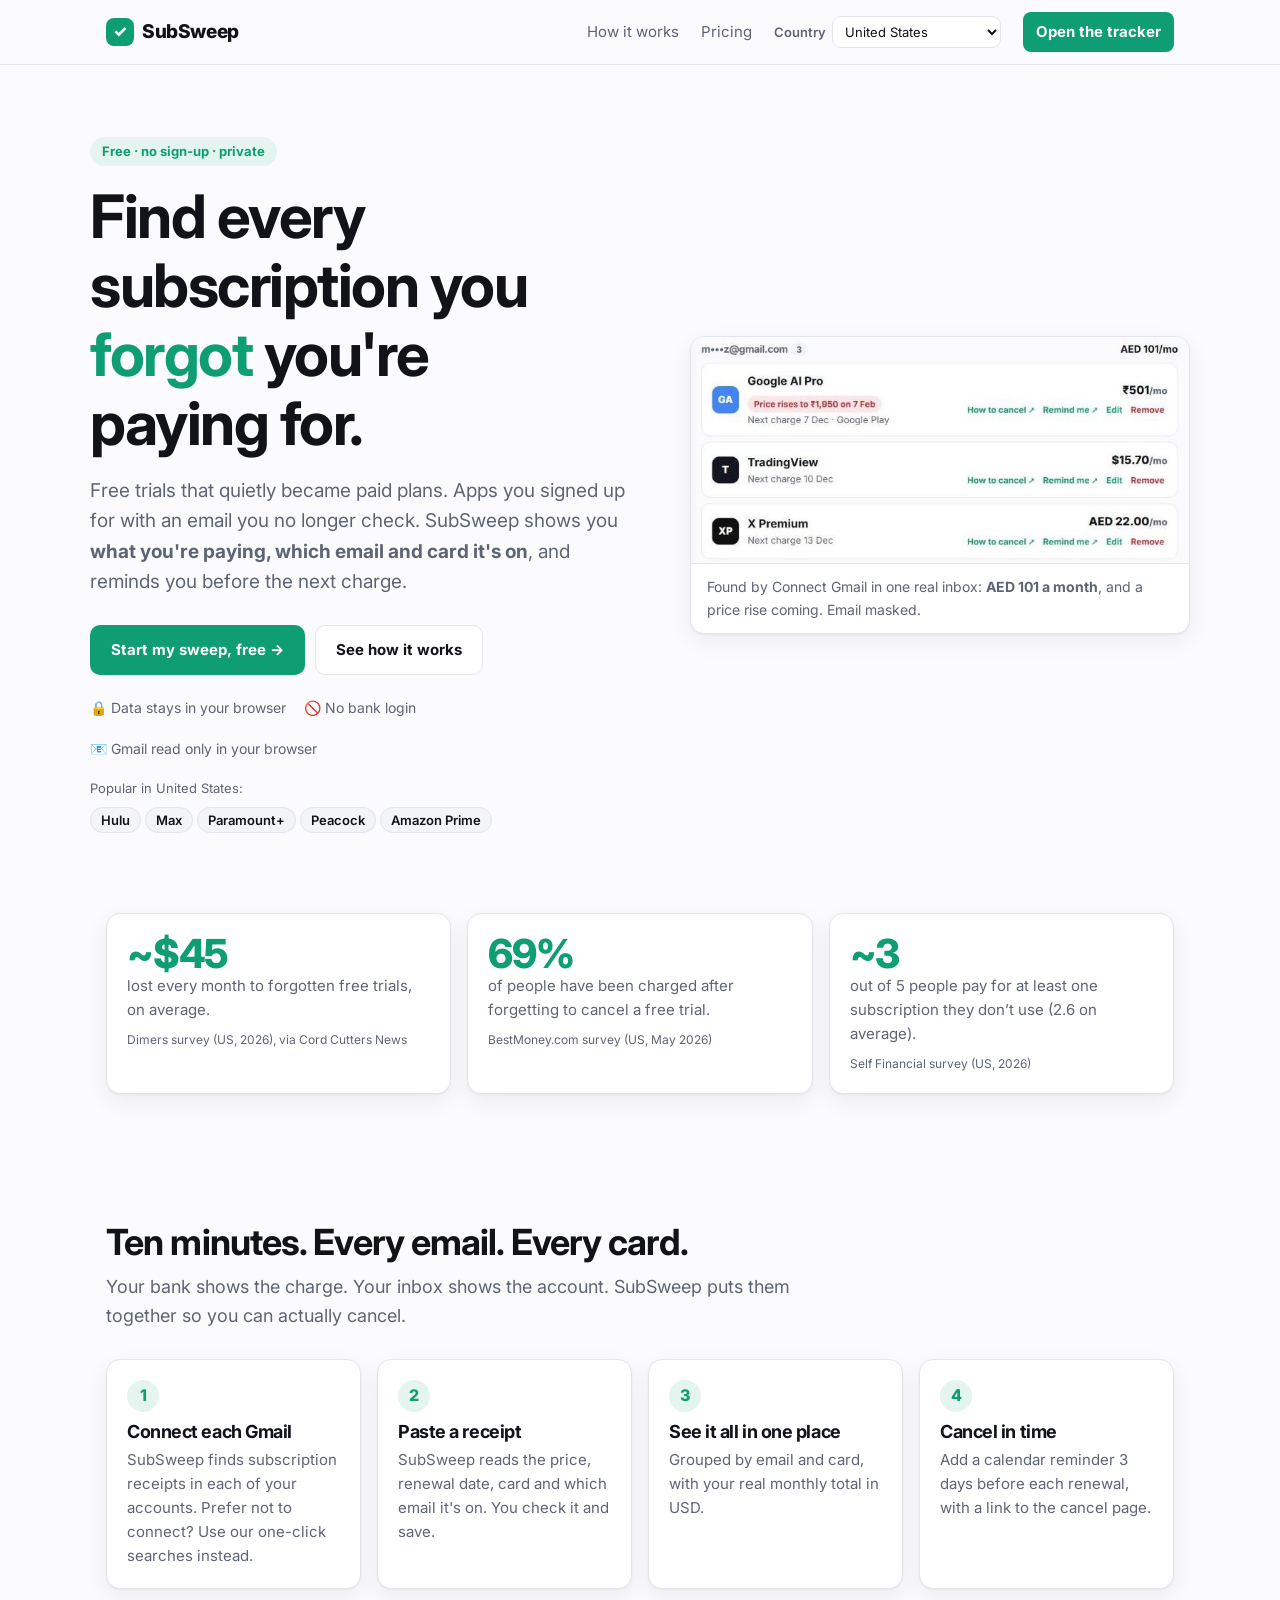
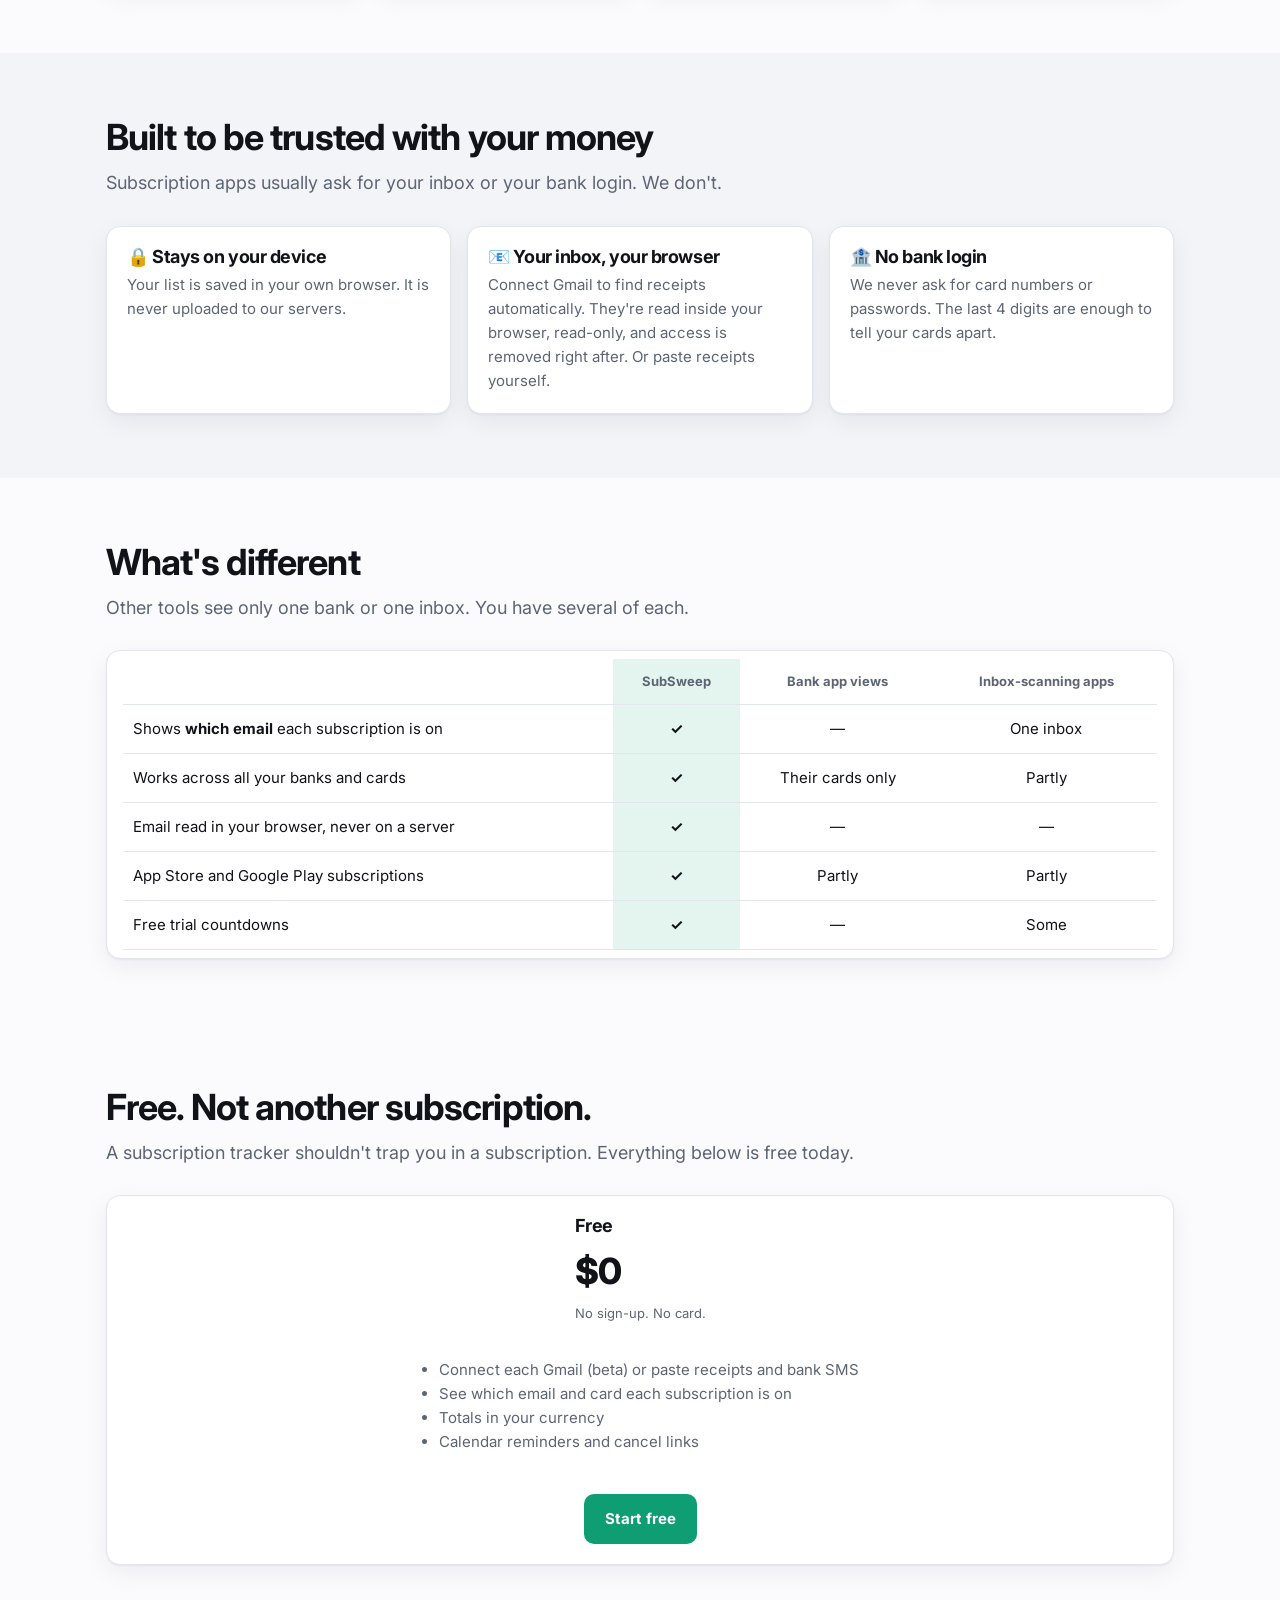
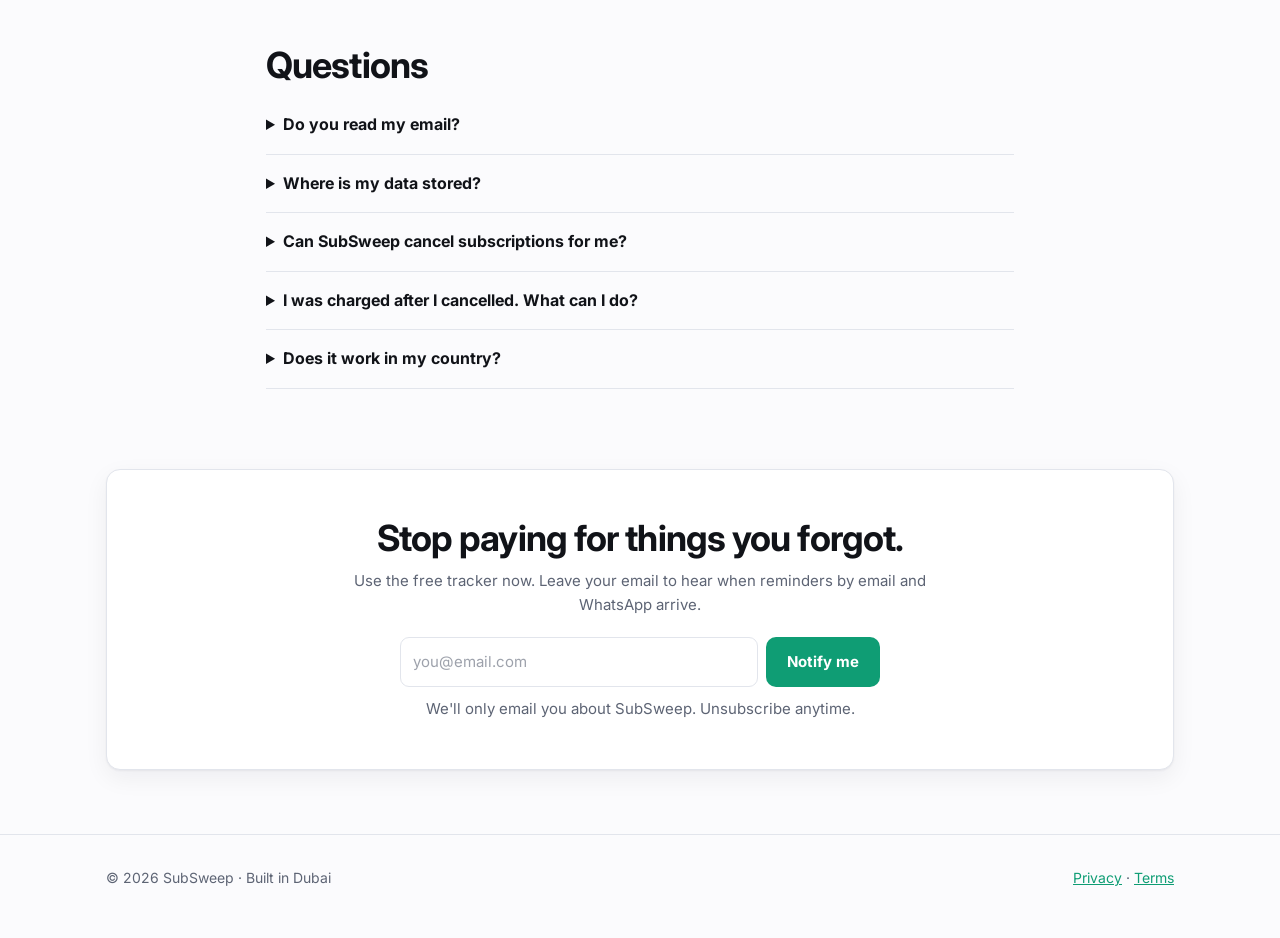
<file: index.html>
<!doctype html>
<html lang="en">
<head>
<meta charset="utf-8">
<meta name="viewport" content="width=device-width, initial-scale=1, viewport-fit=cover">
<title>SubSweep — Find every forgotten subscription</title>
<meta name="description" content="SubSweep finds the free trials and subscriptions you forgot, shows which email and card each one is on, and reminds you before you're charged. Free and private: your data stays in your browser.">
<link rel="canonical" href="https://subsweep.sharpmoneyboard.com/">
<meta property="og:type" content="website">
<meta property="og:site_name" content="SubSweep">
<meta property="og:title" content="SubSweep — Find every forgotten subscription">
<meta property="og:description" content="See every subscription, which email and card it's on, and get reminded before the next charge. Free, private, no sign-up.">
<meta property="og:url" content="https://subsweep.sharpmoneyboard.com/">
<meta property="og:image" content="https://subsweep.sharpmoneyboard.com/og.png">
<meta name="twitter:card" content="summary_large_image">
<meta name="theme-color" content="#0f9d74">
<link rel="icon" href="favicon.svg" type="image/svg+xml">
<link rel="preconnect" href="https://fonts.googleapis.com">
<link rel="preconnect" href="https://fonts.gstatic.com" crossorigin>
<link rel="stylesheet" href="https://fonts.googleapis.com/css2?family=Inter:wght@400;500;600;700;800&display=swap">
<link rel="stylesheet" href="styles.css">
<style>
  .hero { padding: 72px 0 56px; display: grid; grid-template-columns: 1.05fr .95fr; gap: 48px; align-items: center; }
  .hero h1 { font-size: clamp(36px, 5.6vw, 60px); margin: 16px 0 18px; text-wrap: balance; }
  .hero h1 em { font-style: normal; color: var(--accent); }
  .hero .sub { font-size: 19px; color: var(--muted); margin: 0 0 28px; max-width: 32em; }
  .hero-ctas { display: flex; gap: 10px; flex-wrap: wrap; }
  .trust { display: flex; gap: 18px; flex-wrap: wrap; margin-top: 22px; font-size: 14px; color: var(--muted); }

  .mock { padding: 0; overflow: hidden; }
  .mock-top { display: flex; justify-content: space-between; align-items: center; gap: 8px; padding: 16px 18px; border-bottom: 1px solid var(--border); }
  .mock-total { white-space: nowrap; font-size: clamp(22px, 5vw, 28px); font-weight: 800; letter-spacing: -.02em; font-variant-numeric: tabular-nums; }
  .mock-group { padding: 12px 18px; border-bottom: 1px solid var(--border); }
  .mock-group:last-child { border-bottom: 0; }
  .mock-email { font-size: 12px; font-weight: 700; color: var(--muted); text-transform: uppercase; letter-spacing: .04em; margin-bottom: 6px; }
  .mock-row { display: flex; align-items: center; gap: 10px; padding: 7px 0; font-size: 15px; }
  .mock-row .ico { width: 30px; height: 30px; border-radius: 8px; display: grid; place-items: center; font-weight: 800; font-size: 13px; color: #fff; flex: none; }
  .mock-row .name { flex: 1; font-weight: 600; min-width: 0; }
  .mock-row .name small { display: block; font-weight: 400; color: var(--muted); font-size: 12px; }
  .mock-row .amt { font-weight: 700; font-variant-numeric: tabular-nums; white-space: nowrap; }

  .local { display: flex; gap: 8px; flex-wrap: wrap; align-items: center; margin-top: 18px; }
  .chip { font-size: 13px; font-weight: 600; padding: 4px 10px; border-radius: 999px; background: var(--surface-2); color: var(--text); border: 1px solid var(--border); }

  .real-shot { padding: 0; margin: 0; overflow: hidden; }
  .real-shot img { display: block; width: 100%; height: auto; }
  .real-shot figcaption { padding: 12px 16px; font-size: 14px; color: var(--muted); border-top: 1px solid var(--border); }
  .free-only { display: grid; grid-template-columns: 220px 1fr auto; gap: 20px; align-items: center; }
  .free-only ul { margin: 0; }
  @media (max-width: 860px) { .free-only { grid-template-columns: 1fr; } }
  .stats { display: grid; grid-template-columns: repeat(3, 1fr); gap: 16px; }
  .stat-n { font-size: 40px; font-weight: 800; letter-spacing: -.03em; color: var(--accent); line-height: 1; }
  .stat p { margin: 8px 0 0; color: var(--muted); font-size: 15px; }
  .stat cite { display: block; font-style: normal; font-size: 12px; margin-top: 8px; color: var(--muted); }

  .step-n { width: 32px; height: 32px; border-radius: 50%; background: var(--accent-soft); color: var(--accent); font-weight: 800; display: grid; place-items: center; margin-bottom: 10px; }
  .card h3 { margin: 0 0 6px; font-size: 18px; }
  .card p { margin: 0; color: var(--muted); font-size: 15px; }

  .compare { width: 100%; border-collapse: collapse; font-size: 15px; }
  .compare th, .compare td { padding: 12px 10px; border-bottom: 1px solid var(--border); text-align: left; }
  .compare th { font-size: 13px; color: var(--muted); font-weight: 700; }
  .compare td:not(:first-child), .compare th:not(:first-child) { text-align: center; }
  .compare .us { background: var(--accent-soft); font-weight: 700; }
  .table-scroll { overflow-x: auto; }

  .price-grid { display: grid; grid-template-columns: repeat(3, 1fr); gap: 16px; align-items: stretch; }
  .price { display: flex; flex-direction: column; }
  .price .amt { font-size: 36px; font-weight: 800; letter-spacing: -.02em; margin: 6px 0 2px; }
  .price .approx { font-size: 13px; color: var(--muted); min-height: 1.2em; }
  .price ul { padding-left: 18px; margin: 14px 0 20px; color: var(--muted); font-size: 15px; flex: 1; }
  .price.featured { border: 2px solid var(--accent); }

  details { border-bottom: 1px solid var(--border); padding: 16px 0; }
  summary { cursor: pointer; font-weight: 700; }
  details p { color: var(--muted); margin: 8px 0 0; }

  .cta-band { text-align: center; padding: 48px 20px; }
  .waitlist { display: flex; gap: 8px; max-width: 480px; margin: 20px auto 0; flex-wrap: wrap; }
  .waitlist input { flex: 1 1 220px; width: auto; }
  .thanks { margin-top: 14px; color: var(--accent); font-weight: 600; }
  .visually-hidden { position: absolute !important; width: 1px; height: 1px; overflow: hidden; clip: rect(0 0 0 0); white-space: nowrap; border: 0; padding: 0; margin: -1px; }

  .country { display: flex; align-items: center; gap: 6px; }
  .country select { width: auto; padding: 6px 8px; font-size: 13px; max-width: 170px; }

  @media (max-width: 860px) {
    .hero, .stats, .price-grid { grid-template-columns: 1fr; }
    .hero { padding-top: 36px; gap: 32px; }
  }
</style>
</head>
<body>
<header class="site-header">
  <div class="wrap">
    <a class="logo" href="./"><span class="logo-mark">✓</span>SubSweep</a>
    <nav class="nav">
      <a href="#how">How it works</a>
      <a href="#pricing">Pricing</a>
      <span class="country"><label for="country" class="small" style="margin:0">Country</label><select id="country"></select></span>
      <a href="app.html" class="btn btn-primary btn-sm">Open the tracker</a>
    </nav>
  </div>
</header>

<main>
  <div class="wrap hero">
    <div>
      <span class="eyebrow">Free · no sign-up · private</span>
      <h1>Find every subscription you <em>forgot</em> you're paying for.</h1>
      <p class="sub">Free trials that quietly became paid plans. Apps you signed up for with an email you no longer check. SubSweep shows you <strong>what you're paying, which email and card it's on</strong>, and reminds you before the next charge.</p>
      <div class="hero-ctas">
        <a href="app.html" class="btn btn-primary">Start my sweep, free →</a>
        <a href="#how" class="btn btn-ghost">See how it works</a>
      </div>
      <div class="trust"><span>🔒 Data stays in your browser</span><span>🚫 No bank login</span><span>📧 Gmail read only in your browser</span></div>
      <div class="local" aria-live="polite"><span class="small muted" id="localLabel">Popular where you are:</span><span id="localChips"></span></div>
    </div>

    <figure class="card real-shot">
      <img src="img/real-list.jpg" width="698" height="318" alt="A real SubSweep list found by Connect Gmail: Google AI Pro ₹501 a month, rising to ₹1,950 on 7 Feb; TradingView $15.70; X Premium AED 22. Total AED 101 a month.">
      <figcaption>Found by Connect Gmail in one real inbox: <strong>AED 101 a month</strong>, and a price rise coming. Email masked.</figcaption>
    </figure>
  </div>

  <section style="padding-top:24px">
    <div class="wrap">
      <div class="stats">
        <div class="card stat"><div class="stat-n">~$45</div><p>lost every month to forgotten free trials, on average.</p><cite>Dimers survey (US, 2026), via Cord Cutters News</cite></div>
        <div class="card stat"><div class="stat-n">69%</div><p>of people have been charged after forgetting to cancel a free trial.</p><cite>BestMoney.com survey (US, May 2026)</cite></div>
        <div class="card stat" id="localStat"><div class="stat-n">~3</div><p>online subscriptions per person in the UAE, at around AED 90 each per month.</p><cite>Adsmehub UAE consumer survey</cite></div>
      </div>
    </div>
  </section>

  <section id="how">
    <div class="wrap">
      <h2>Ten minutes. Every email. Every card.</h2>
      <p class="lead">Your bank shows the charge. Your inbox shows the account. SubSweep puts them together so you can actually cancel.</p>
      <div class="grid-4">
        <div class="card"><div class="step-n">1</div><h3>Connect each Gmail</h3><p>SubSweep finds subscription receipts in each of your accounts. Prefer not to connect? Use our one-click searches instead.</p></div>
        <div class="card"><div class="step-n">2</div><h3>Paste a receipt</h3><p>SubSweep reads the price, renewal date, card and which email it's on. You check it and save.</p></div>
        <div class="card"><div class="step-n">3</div><h3>See it all in one place</h3><p>Grouped by email and card, with your real monthly total in <span data-curname>your currency</span>.</p></div>
        <div class="card"><div class="step-n">4</div><h3>Cancel in time</h3><p>Add a calendar reminder 3 days before each renewal, with a link to the cancel page.</p></div>
      </div>
    </div>
  </section>

  <section id="privacy" style="background:var(--surface-2)">
    <div class="wrap">
      <h2>Built to be trusted with your money</h2>
      <p class="lead">Subscription apps usually ask for your inbox or your bank login. We don't.</p>
      <div class="grid-3">
        <div class="card"><h3>🔒 Stays on your device</h3><p>Your list is saved in your own browser. It is never uploaded to our servers.</p></div>
        <div class="card"><h3>📧 Your inbox, your browser</h3><p>Connect Gmail to find receipts automatically. They're read inside your browser, read-only, and access is removed right after. Or paste receipts yourself.</p></div>
        <div class="card"><h3>🏦 No bank login</h3><p>We never ask for card numbers or passwords. The last 4 digits are enough to tell your cards apart.</p></div>
      </div>
    </div>
  </section>

  <section>
    <div class="wrap">
      <h2>What's different</h2>
      <p class="lead">Other tools see only one bank or one inbox. You have several of each.</p>
      <div class="card table-scroll" style="padding:8px 16px">
        <table class="compare">
          <thead><tr><th></th><th class="us">SubSweep</th><th>Bank app views</th><th>Inbox-scanning apps</th></tr></thead>
          <tbody>
            <tr><td>Shows <strong>which email</strong> each subscription is on</td><td class="us">✓</td><td>—</td><td>One inbox</td></tr>
            <tr><td>Works across all your banks and cards</td><td class="us">✓</td><td>Their cards only</td><td>Partly</td></tr>
            <tr><td>Email read in your browser, never on a server</td><td class="us">✓</td><td>—</td><td>—</td></tr>
            <tr><td>App Store and Google Play subscriptions</td><td class="us">✓</td><td>Partly</td><td>Partly</td></tr>
            <tr><td>Free trial countdowns</td><td class="us">✓</td><td>—</td><td>Some</td></tr>
          </tbody>
        </table>
      </div>
    </div>
  </section>

  <section id="pricing">
    <div class="wrap">
      <h2>Free. Not another subscription.</h2>
      <p class="lead">A subscription tracker shouldn't trap you in a subscription. Everything below is free today.</p>
      <div class="card price free-only">
        <div><h3>Free</h3><div class="amt">$0</div><div class="approx">No sign-up. No card.</div></div>
        <ul><li>Connect each Gmail (beta) or paste receipts and bank SMS</li><li>See which email and card each subscription is on</li><li>Totals in your currency</li><li>Calendar reminders and cancel links</li></ul>
        <a href="app.html" class="btn btn-primary">Start free</a>
      </div>
    </div>
  </section>

  <section id="faq" style="padding-top:16px">
    <div class="wrap" style="max-width:780px">
      <h2>Questions</h2>
      <details><summary>Do you read my email?</summary><p>Only if you click "Connect Gmail", and then only inside your own browser, with read-only access that's removed right after the scan. Nothing is sent to our servers. Prefer not to connect? Use the ready-made searches and paste receipts yourself.</p></details>
      <details><summary>Where is my data stored?</summary><p>In your browser's storage on this device. Clearing your browser data removes it, so use "Copy list as CSV" to keep a backup.</p></details>
      <details><summary>Can SubSweep cancel subscriptions for me?</summary><p>Not automatically. That would need your passwords. Instead, we link you to the right cancel page and remind you before you're charged.</p></details>
      <details><summary>I was charged after I cancelled. What can I do?</summary><p>Keep your cancellation email, contact the merchant first, then your bank's dispute team. This is general information, not legal advice.</p></details>
      <details><summary>Does it work in my country?</summary><p>Yes. SubSweep picks your currency and popular local services from your device's time zone. You can change the country at the top of the page.</p></details>
    </div>
  </section>

  <section id="waitlist" style="padding-top:16px">
    <div class="wrap">
      <div class="card cta-band">
        <h2>Stop paying for things you forgot.</h2>
        <p class="lead" style="margin:0 auto">Use the free tracker now. Leave your email to hear when reminders by email and WhatsApp arrive.</p>
        <form class="waitlist" id="wlForm" novalidate>
          <label for="wlEmail" class="visually-hidden">Email address</label>
          <input type="email" id="wlEmail" name="email" placeholder="you@email.com" autocomplete="email" required>
          <input type="text" name="_honey" tabindex="-1" autocomplete="off" class="visually-hidden" aria-hidden="true">
          <button class="btn btn-primary" type="submit" id="wlBtn">Notify me</button>
        </form>
        <p class="small muted" style="margin-top:10px">We'll only email you about SubSweep. Unsubscribe anytime.</p>
        <div class="thanks" id="wlThanks" role="status" hidden>✓ You're on the list. While you wait, <a href="app.html">start your free sweep</a>.</div>
        <div class="small" id="wlErr" role="alert" hidden style="color:var(--danger); margin-top:10px"></div>
      </div>
    </div>
  </section>
</main>

<footer class="site-footer">
  <div class="wrap">
    <span>© 2026 SubSweep · Built in Dubai</span>
    <span><a href="privacy.html">Privacy</a> · <a href="terms.html">Terms</a></span>
  </div>
</footer>

<script src="config.js"></script>
<script src="locale.js"></script>
<script>
(function () {
  var L = window.SSLocale, CFG = window.SS_CONFIG || {};
  L.bindSelect(document.getElementById('country'));

  function esc(s) { return String(s).replace(/[&<>"']/g, function (c) { return { '&': '&amp;', '<': '&lt;', '>': '&gt;', '"': '&quot;', "'": '&#39;' }[c]; }); }

  function apply(loc) {
    // Amounts in the example dashboard, shown in the visitor's currency
    document.querySelectorAll('[data-money]').forEach(function (el) {
      var v = L.convert(+el.dataset.money, el.dataset.cur, loc.cur);
      el.textContent = L.money(v, loc.cur, { maximumFractionDigits: 0 });
    });
    // "≈ local price" hints
    document.querySelectorAll('[data-approx]').forEach(function (el) {
      var base = el.dataset.approx === '9' ? 'one-time' : 'per year';
      el.textContent = loc.cur === 'USD' ? base : base + ' · ≈ ' + L.money(L.convert(+el.dataset.approx, 'USD', loc.cur), loc.cur, { maximumFractionDigits: 0 });
    });
    document.querySelectorAll('[data-curname]').forEach(function (el) { el.textContent = loc.cur; });
    document.getElementById('localLabel').textContent = 'Popular in ' + loc.name.replace(/ \(.*\)$/, '') + ':';
    document.getElementById('localChips').innerHTML = loc.local.slice(0, 5).map(function (n) { return '<span class="chip">' + esc(n) + '</span>'; }).join(' ');
    var s = loc.stat, box = document.getElementById('localStat');
    box.innerHTML = '<div class="stat-n">' + esc(s.n) + '</div><p>' + esc(s.t) + '</p><cite>' + esc(s.src) + '</cite>';
  }

  // Early access: posts to FormSubmit, which emails each sign-up (with the visitor's country) to the owner.
  var form = document.getElementById('wlForm');
  form.addEventListener('submit', function (e) {
    e.preventDefault();
    var email = document.getElementById('wlEmail'), btn = document.getElementById('wlBtn'), err = document.getElementById('wlErr');
    if (!email.value || !email.checkValidity()) { email.focus(); email.reportValidity(); return; }
    if (form.elements._honey.value) return; // bot
    var loc = L.get() || { code: 'XX', name: 'Unknown' };
    err.hidden = true; btn.disabled = true; var label = btn.textContent; btn.textContent = 'Joining…';
    fetch(CFG.formEndpoint, {
      method: 'POST',
      headers: { 'Content-Type': 'application/json', 'Accept': 'application/json' },
      body: JSON.stringify({
        email: email.value, country: loc.code + ' (' + loc.name + ')', source: 'subsweep-landing',
        _subject: 'New SubSweep early-access sign-up', _template: 'table', _captcha: 'false'
      })
    }).then(function (r) { return r.json().catch(function () { return {}; }).then(function (j) { return { ok: r.ok, j: j }; }); })
      .then(function (res) {
        if (!res.ok || String(res.j.success) === 'false') throw new Error(res.j.message || 'failed');
        form.hidden = true; document.getElementById('wlThanks').hidden = false;
      })
      .catch(function () {
        err.textContent = "That didn't go through. Check your connection and try again.";
        err.hidden = false; btn.disabled = false; btn.textContent = label;
      });
  });

  L.ready.then(apply);
  L.onChange(apply);
})();
</script>
</body>
</html>
</file>
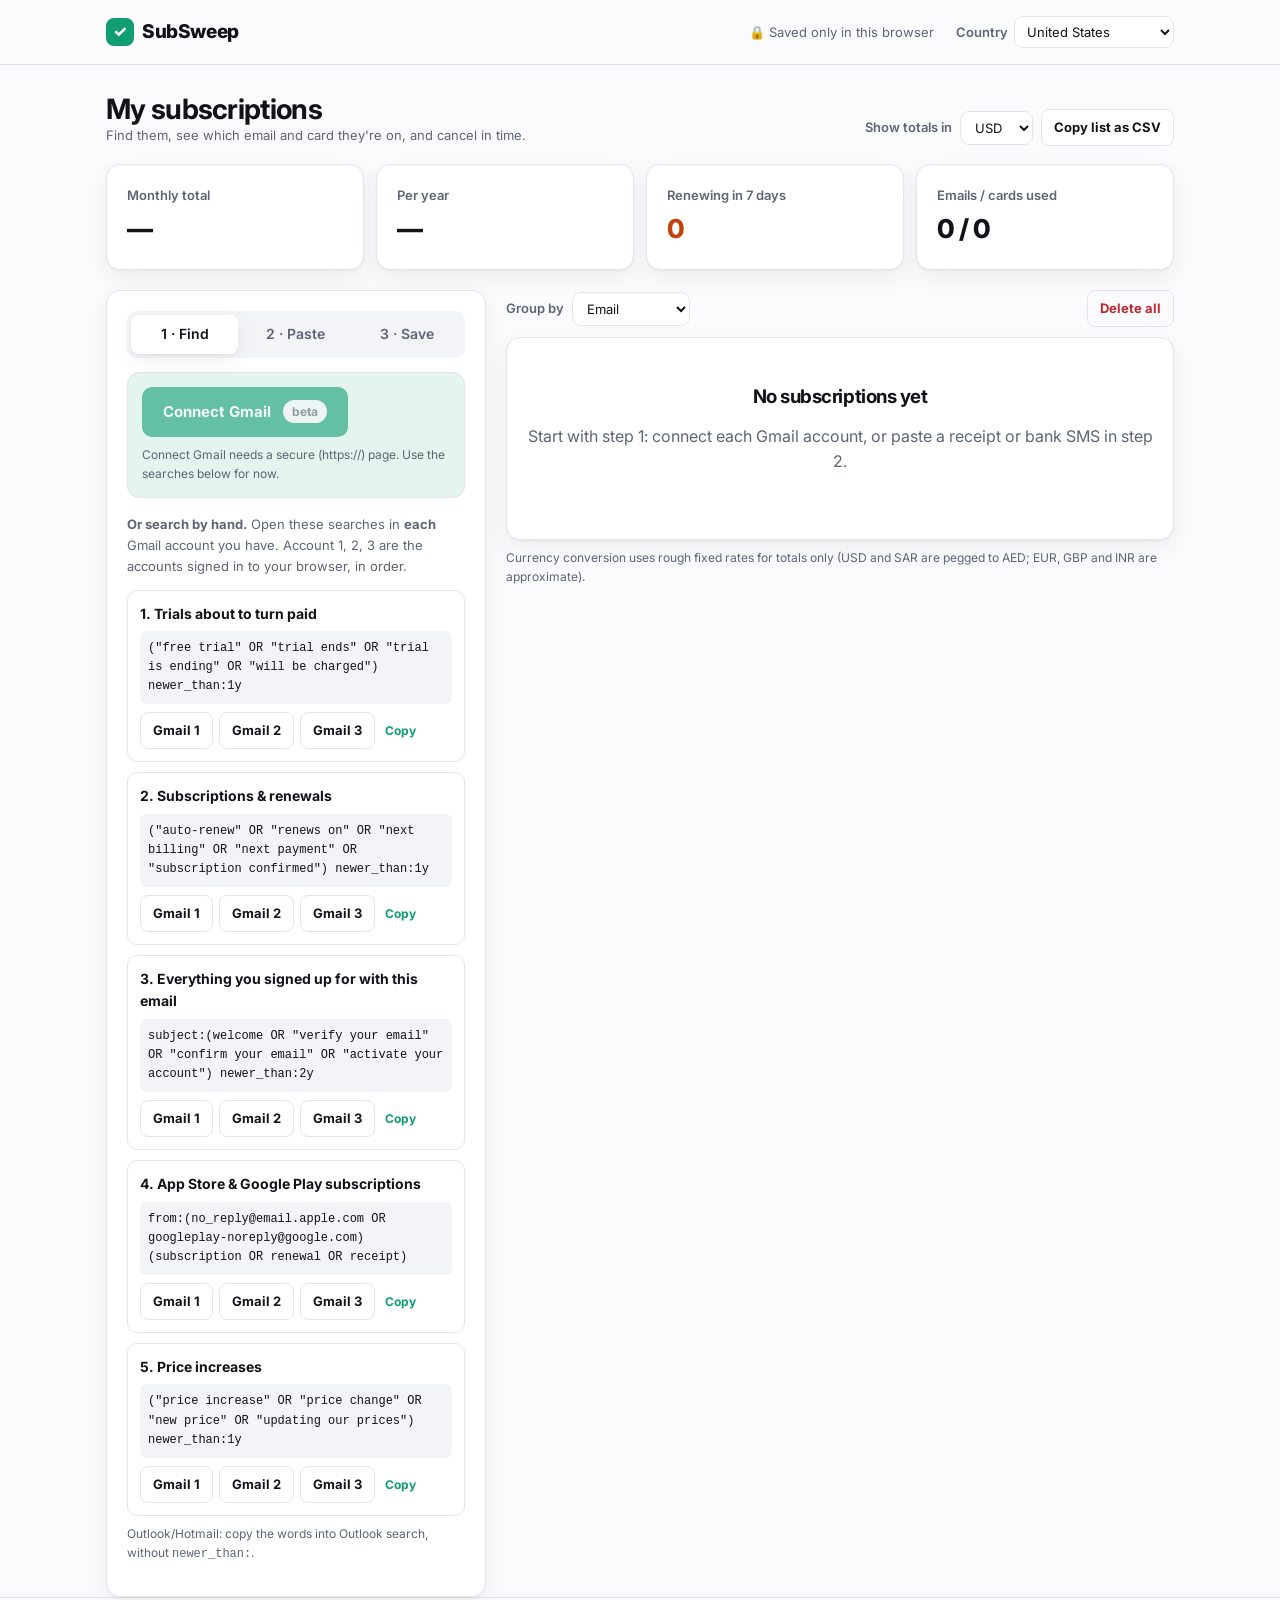
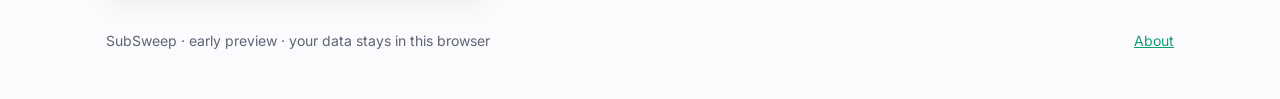
<file: app.html>
<!doctype html>
<html lang="en">
<head>
<meta charset="utf-8">
<meta name="viewport" content="width=device-width, initial-scale=1, viewport-fit=cover">
<title>SubSweep Tracker</title>
<meta name="description" content="Track every subscription and free trial, see which email and card each one is on, and get reminded before the next charge. Your data stays in your browser.">
<link rel="canonical" href="https://subsweep.sharpmoneyboard.com/app.html">
<meta name="theme-color" content="#0f9d74">
<link rel="icon" href="favicon.svg" type="image/svg+xml">
<link rel="stylesheet" href="https://fonts.googleapis.com/css2?family=Inter:wght@400;500;600;700;800&display=swap">
<link rel="stylesheet" href="styles.css">
<style>
  .app-head { display: flex; justify-content: space-between; align-items: flex-end; gap: 16px; flex-wrap: wrap; padding: 28px 0 18px; }
  .app-head h1 { margin: 0; font-size: 28px; }
  .toolbar { display: flex; gap: 8px; flex-wrap: wrap; align-items: center; }
  .toolbar select { width: auto; padding: 7px 10px; font-size: 13px; }

  .summary { display: grid; grid-template-columns: repeat(4, 1fr); gap: 12px; margin-bottom: 20px; }
  .kpi .k { font-size: 13px; color: var(--muted); font-weight: 600; }
  .kpi .v { font-size: 26px; font-weight: 800; letter-spacing: -.02em; margin-top: 2px; }
  .kpi .v.warn { color: var(--warn); }

  .layout { display: grid; grid-template-columns: 380px 1fr; gap: 20px; align-items: start; }
  .tabs { display: flex; gap: 4px; background: var(--surface-2); padding: 4px; border-radius: 10px; margin-bottom: 14px; }
  .tab { flex: 1; padding: 8px; border: 0; background: transparent; border-radius: 8px; font: inherit; font-size: 14px; font-weight: 600; color: var(--muted); cursor: pointer; }
  .tab[aria-selected="true"] { background: var(--surface); color: var(--text); box-shadow: var(--shadow); }
  .panel[hidden] { display: none; }
  .form-grid { display: grid; grid-template-columns: 1fr 1fr; gap: 10px; }
  .form-grid .full { grid-column: 1 / -1; }
  .check { display: flex; align-items: center; gap: 8px; font-size: 14px; color: var(--text); font-weight: 500; margin: 0; }
  .check input { width: auto; }
  .parse-note { font-size: 13px; padding: 10px 12px; border-radius: 9px; background: var(--accent-soft); color: var(--text); margin: 10px 0; display: none; }

  .search-list { display: grid; gap: 10px; }
  .search-item { border: 1px solid var(--border); border-radius: 10px; padding: 12px; }
  .search-item h4 { margin: 0 0 4px; font-size: 14px; }
  .search-item code { display: block; font-size: 12px; background: var(--surface-2); padding: 8px; border-radius: 7px; word-break: break-word; margin: 6px 0 8px; }
  .acct-row { display: flex; gap: 6px; flex-wrap: wrap; align-items: center; }

  .group { margin-bottom: 18px; }
  .group-head { display: flex; justify-content: space-between; align-items: center; gap: 10px; margin: 0 0 8px; }
  .group-head h3 { margin: 0; font-size: 14px; text-transform: none; color: var(--muted); font-weight: 700; word-break: break-all; }
  .group-head .sum { font-size: 14px; font-weight: 700; white-space: nowrap; }
  .item { display: grid; grid-template-columns: 38px 1fr auto; gap: 12px; align-items: center; padding: 12px 14px; border: 1px solid var(--border); border-radius: 12px; background: var(--surface); margin-bottom: 8px; }
  .item.due { border-color: color-mix(in srgb, var(--danger) 45%, var(--border)); }
  .ico { width: 38px; height: 38px; border-radius: 10px; display: grid; place-items: center; font-weight: 800; color: #fff; font-size: 14px; }
  .item .name { font-weight: 700; display: flex; gap: 8px; align-items: center; flex-wrap: wrap; }
  .item .meta { font-size: 13px; color: var(--muted); }
  .item .right { text-align: right; }
  .item .price { font-weight: 800; }
  .item .acts { display: flex; gap: 4px; justify-content: flex-end; margin-top: 4px; flex-wrap: wrap; }
  .link-btn { background: none; border: 0; color: var(--accent); font: inherit; font-size: 12px; font-weight: 700; cursor: pointer; padding: 2px 4px; text-decoration: none; }
  .link-btn.del { color: var(--danger); }

  .g-box { border: 1px solid var(--border); border-radius: 12px; padding: 14px; margin-bottom: 16px; background: var(--accent-soft); }
  .g-box .note { margin: 8px 0 0; }
  #gProgress { margin-top: 8px; }
  #gResults { margin-top: 12px; background: var(--surface); border-radius: 10px; padding: 10px; }
  .g-row { display: grid; grid-template-columns: auto 1fr auto; gap: 10px; align-items: center; padding: 8px 4px; border-bottom: 1px solid var(--border); margin: 0; color: var(--text); font-weight: 400; font-size: 14px; cursor: pointer; }
  .g-row input { width: auto; }
  .g-main { min-width: 0; }
  .g-name { font-weight: 700; display: block; }
  .g-sub { display: block; font-size: 12px; color: var(--muted); overflow: hidden; text-overflow: ellipsis; white-space: nowrap; }
  .g-price { font-weight: 700; white-space: nowrap; font-variant-numeric: tabular-nums; }
  .empty { text-align: center; padding: 48px 20px; }
  .empty h3 { margin: 0 0 6px; }
  .note { font-size: 12px; color: var(--muted); margin-top: 8px; }

  @media (max-width: 960px) {
    .layout { grid-template-columns: 1fr; }
    .summary { grid-template-columns: 1fr 1fr; }
  }
  @media (max-width: 420px) {
    .form-grid { grid-template-columns: 1fr; }
    .item { grid-template-columns: 38px 1fr; }
    .item .right { grid-column: 1 / -1; text-align: left; display: flex; justify-content: space-between; align-items: center; }
  }
</style>
</head>
<body>
<header class="site-header">
  <div class="wrap">
    <a class="logo" href="./"><span class="logo-mark">✓</span>SubSweep</a>
    <nav class="nav">
      <span class="small muted hide-sm">🔒 Saved only in this browser</span>
      <span style="display:flex; align-items:center; gap:6px"><label for="country" class="small" style="margin:0">Country</label><select id="country" style="width:auto; padding:6px 8px; font-size:13px; max-width:160px"></select></span>
    </nav>
  </div>
</header>

<main class="wrap">
  <div class="app-head">
    <div>
      <h1>My subscriptions</h1>
      <div class="muted small">Find them, see which email and card they're on, and cancel in time.</div>
    </div>
    <div class="toolbar">
      <label for="base" class="small" style="margin:0">Show totals in</label>
      <select id="base" aria-label="Base currency"></select>
      <button class="btn btn-ghost btn-sm" id="csv">Copy list as CSV</button>
    </div>
  </div>

  <div class="summary">
    <div class="card kpi"><div class="k">Monthly total</div><div class="v" id="kMonth">—</div></div>
    <div class="card kpi"><div class="k">Per year</div><div class="v" id="kYear">—</div></div>
    <div class="card kpi"><div class="k">Renewing in 7 days</div><div class="v warn" id="kSoon">0</div></div>
    <div class="card kpi"><div class="k">Emails / cards used</div><div class="v" id="kIds">0 / 0</div></div>
  </div>

  <div class="layout">
    <!-- LEFT: add -->
    <div class="card">
      <div class="tabs" role="tablist">
        <button class="tab" role="tab" aria-selected="true" data-tab="find">1 · Find</button>
        <button class="tab" role="tab" aria-selected="false" data-tab="paste">2 · Paste</button>
        <button class="tab" role="tab" aria-selected="false" data-tab="add">3 · Save</button>
      </div>

      <div class="panel" data-panel="find">
        <div class="g-box">
          <button class="btn btn-primary" id="gConnect" type="button">Connect Gmail <span class="pill pill-muted" style="margin-left:4px">beta</span></button>
          <p class="note" id="gNote">Finds subscription receipts automatically. Read inside this browser only; nothing is uploaded, and access is removed right after. Repeat for each Gmail account.</p>
          <div class="small muted" id="gProgress" role="status" hidden></div>
          <div id="gResults" hidden></div>
        </div>
        <p class="small muted" style="margin-top:0"><strong>Or search by hand.</strong> Open these searches in <strong>each</strong> Gmail account you have. Account 1, 2, 3 are the accounts signed in to your browser, in order.</p>
        <div class="search-list" id="searches"></div>
        <p class="note">Outlook/Hotmail: copy the words into Outlook search, without <code>newer_than:</code>.</p>
      </div>

      <div class="panel" data-panel="paste" hidden>
        <label for="raw">Paste a receipt email, or bank SMS alerts (several at once is fine)</label>
        <textarea id="raw" placeholder="Paste a receipt or &quot;trial ending&quot; email here.&#10;&#10;Or paste your bank's card SMS alerts, one per line. Charges that repeat are flagged as subscriptions."></textarea>
        <div class="parse-note" id="parseNote"></div>
        <div style="display:flex; gap:8px; margin-top:10px; flex-wrap:wrap">
          <button class="btn btn-primary btn-sm" id="parseBtn">Read it →</button>
        </div>
        <p class="note">Reading happens in your browser. Nothing you paste is uploaded. Tip: on your phone, long-press your bank's SMS thread to copy messages.</p>
      </div>

      <div class="panel" data-panel="add" hidden>
        <form id="form" autocomplete="off">
          <input type="hidden" id="fId">
          <div class="form-grid">
            <div class="full"><label for="fName">Service</label><input id="fName" list="known" required placeholder="e.g. Netflix"><datalist id="known"></datalist></div>
            <div><label for="fPrice">Price</label><input id="fPrice" type="number" min="0" step="0.01" required placeholder="56"></div>
            <div><label for="fCur">Currency</label><select id="fCur"></select></div>
            <div><label for="fCycle">Billing</label>
              <select id="fCycle"><option value="monthly">Monthly</option><option value="yearly">Yearly</option><option value="weekly">Weekly</option><option value="quarterly">Every 3 months</option></select></div>
            <div><label for="fNext">Next charge / trial ends</label><input id="fNext" type="date"></div>
            <div class="full"><label for="fEmail">Email it's registered with</label><input id="fEmail" type="email" placeholder="which inbox did the receipt arrive in?"></div>
            <div><label for="fCard">Card (last 4)</label><input id="fCard" inputmode="numeric" maxlength="4" pattern="\d{4}" placeholder="4821"></div>
            <div><label for="fVia">Paid via</label>
              <select id="fVia"><option value="card">Card directly</option><option value="apple">Apple App Store</option><option value="google">Google Play</option><option value="paypal">PayPal</option><option value="other">Other</option></select></div>
            <div class="full"><label class="check"><input type="checkbox" id="fTrial"> This is a free trial (it will start charging)</label></div>
            <div class="full"><label for="fCancel">Cancel page (optional)</label><input id="fCancel" type="url" placeholder="https://…"></div>
          </div>
          <div style="display:flex; gap:8px; margin-top:14px">
            <button class="btn btn-primary" type="submit" id="saveBtn">Save subscription</button>
            <button class="btn btn-ghost" type="button" id="resetBtn">Clear</button>
          </div>
          <p class="note">Never enter your full card number. The last 4 digits are enough.</p>
        </form>
      </div>
    </div>

    <!-- RIGHT: list -->
    <div>
      <div style="display:flex; justify-content:space-between; align-items:center; margin-bottom:10px; gap:8px; flex-wrap:wrap">
        <div class="toolbar">
          <label for="groupBy" class="small" style="margin:0">Group by</label>
          <select id="groupBy"><option value="email">Email</option><option value="card">Card</option><option value="none">Next charge</option></select>
        </div>
        <div class="toolbar">
          <button class="btn btn-danger btn-sm" id="clearBtn">Delete all</button>
        </div>
      </div>
      <div class="card" id="csvBox" hidden style="margin-bottom:12px">
        <label for="csvText">Your list as CSV. Select all and copy, then paste into Excel or Google Sheets.</label>
        <textarea id="csvText" readonly></textarea>
      </div>
      <div id="list"></div>
      <p class="note">Currency conversion uses rough fixed rates for totals only (USD and SAR are pegged to AED; EUR, GBP and INR are approximate).</p>
    </div>
  </div>
</main>

<footer class="site-footer"><div class="wrap"><span>SubSweep · early preview · your data stays in this browser</span><a href="./">About</a></div></footer>
<div class="toast" id="toast" role="status"></div>
<script src="config.js"></script>
<script src="locale.js"></script>
<script src="app.js"></script>
<script src="gmail.js"></script>
</body>
</html>
</file>
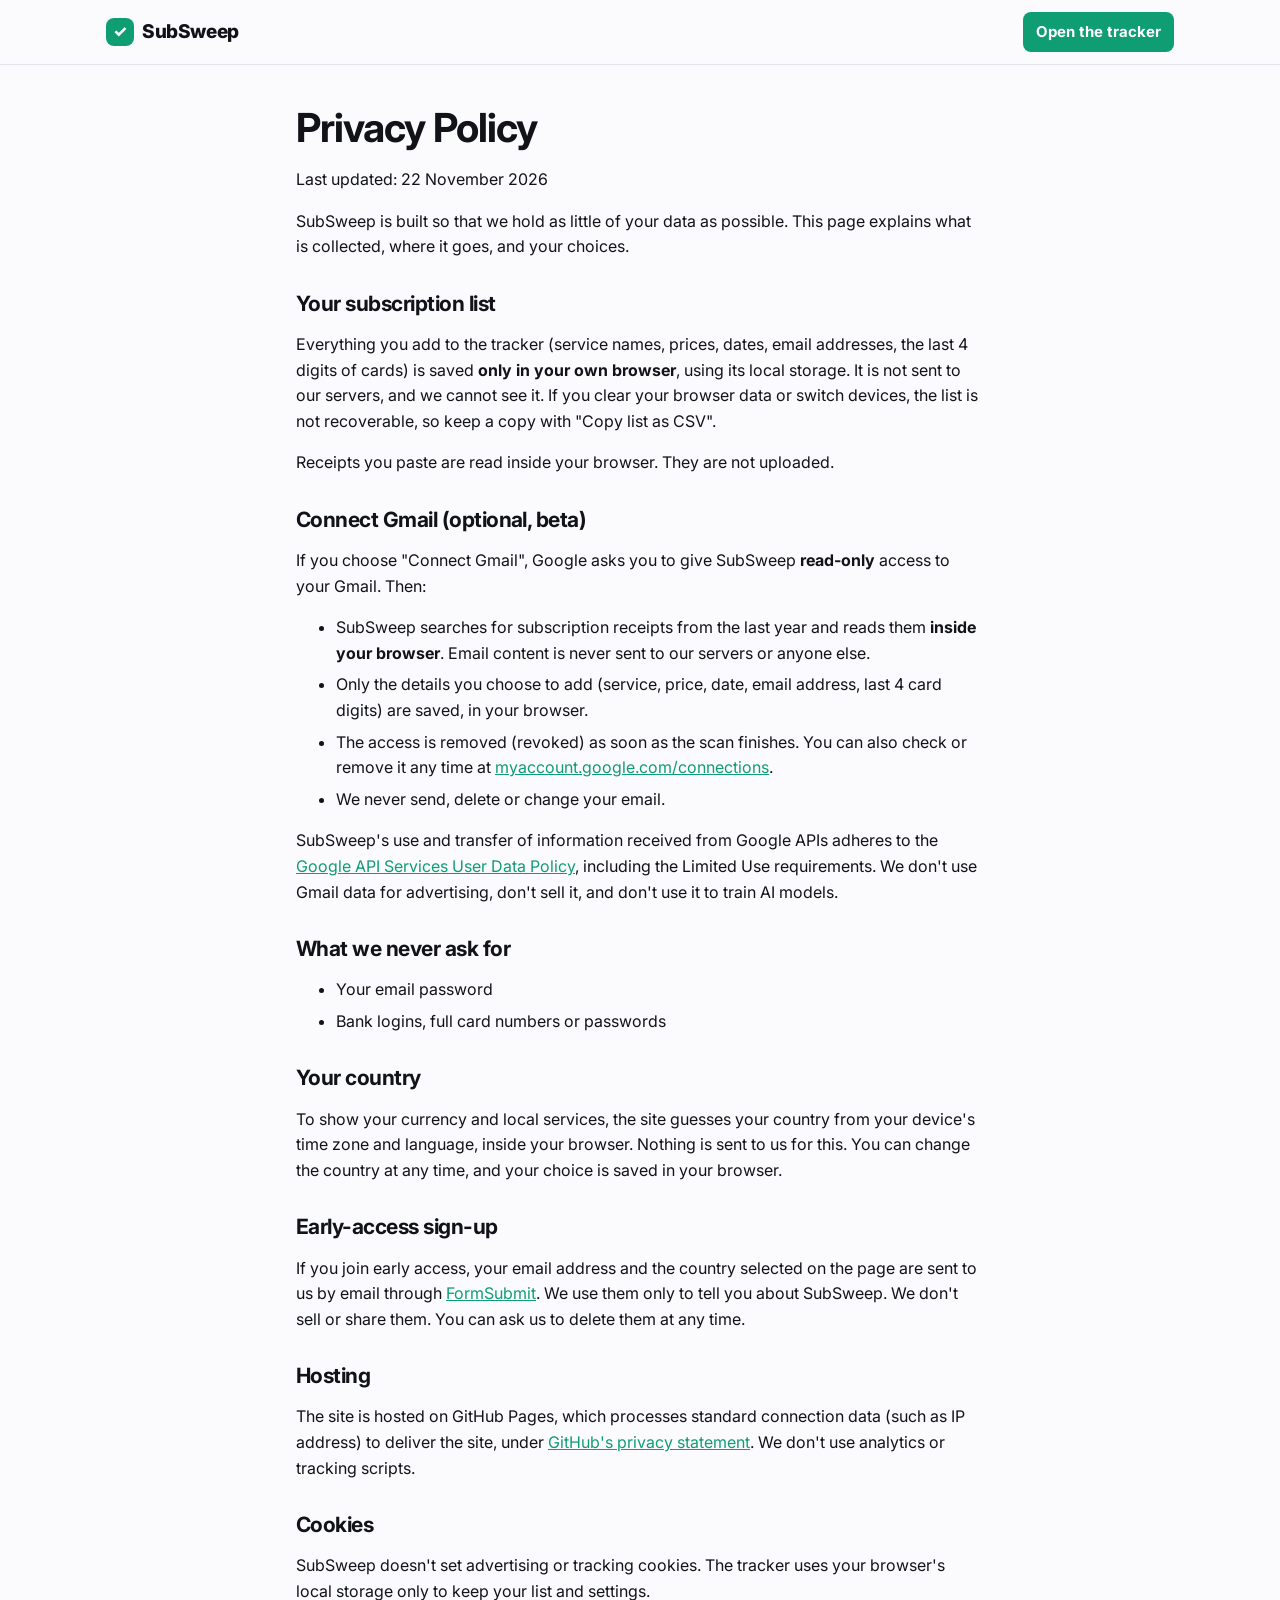
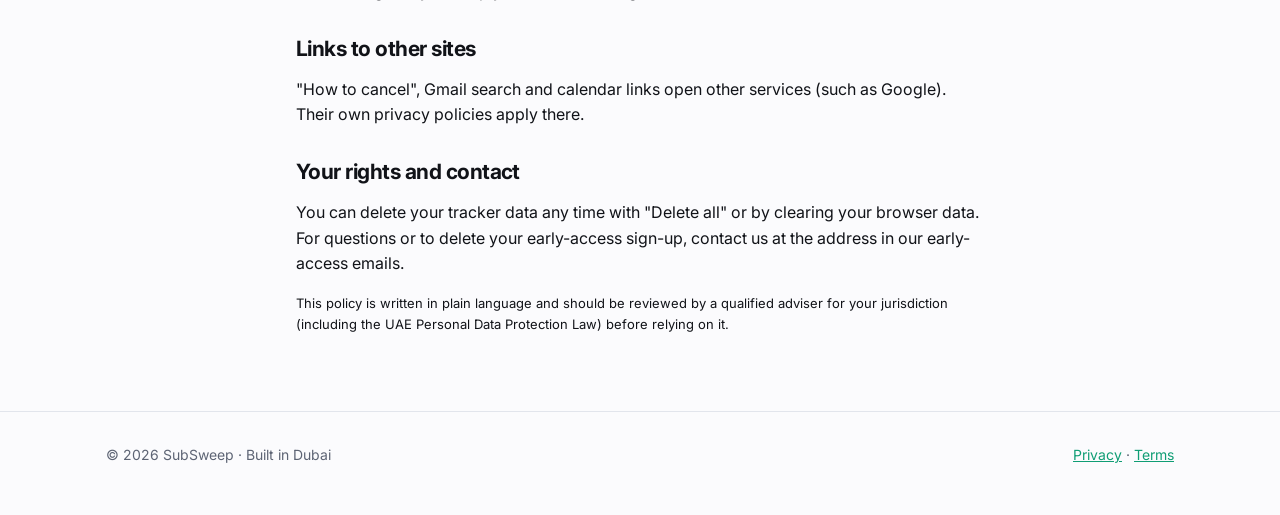
<file: privacy.html>
<!doctype html>
<html lang="en">
<head>
<meta charset="utf-8">
<meta name="viewport" content="width=device-width, initial-scale=1, viewport-fit=cover">
<title>Privacy Policy — SubSweep</title>
<meta name="description" content="How SubSweep handles your data: your subscription list stays in your browser.">
<link rel="canonical" href="https://subsweep.sharpmoneyboard.com/privacy.html">
<link rel="icon" href="favicon.svg" type="image/svg+xml">
<link rel="stylesheet" href="https://fonts.googleapis.com/css2?family=Inter:wght@400;500;600;700;800&display=swap">
<link rel="stylesheet" href="styles.css">
<style>
  .doc { max-width: 720px; padding-block: 40px 64px; }
  .doc h1 { font-size: clamp(30px, 4vw, 40px); margin: 0 0 6px; }
  .doc h2 { font-size: 21px; margin: 32px 0 8px; }
  .doc p, .doc li { color: var(--text); }
  .doc li { margin-bottom: 6px; }
</style>
</head>
<body>
<header class="site-header"><div class="wrap"><a class="logo" href="./"><span class="logo-mark">✓</span>SubSweep</a><nav class="nav"><a href="app.html" class="btn btn-primary btn-sm">Open the tracker</a></nav></div></header>
<main class="wrap doc">
  <h1>Privacy Policy</h1>
  <p class="muted">Last updated: 22 November 2026</p>

  <p>SubSweep is built so that we hold as little of your data as possible. This page explains what is collected, where it goes, and your choices.</p>

  <h2>Your subscription list</h2>
  <p>Everything you add to the tracker (service names, prices, dates, email addresses, the last 4 digits of cards) is saved <strong>only in your own browser</strong>, using its local storage. It is not sent to our servers, and we cannot see it. If you clear your browser data or switch devices, the list is not recoverable, so keep a copy with "Copy list as CSV".</p>
  <p>Receipts you paste are read inside your browser. They are not uploaded.</p>

  <h2>Connect Gmail (optional, beta)</h2>
  <p>If you choose "Connect Gmail", Google asks you to give SubSweep <strong>read-only</strong> access to your Gmail. Then:</p>
  <ul>
    <li>SubSweep searches for subscription receipts from the last year and reads them <strong>inside your browser</strong>. Email content is never sent to our servers or anyone else.</li>
    <li>Only the details you choose to add (service, price, date, email address, last 4 card digits) are saved, in your browser.</li>
    <li>The access is removed (revoked) as soon as the scan finishes. You can also check or remove it any time at <a href="https://myaccount.google.com/connections" target="_blank" rel="noopener">myaccount.google.com/connections</a>.</li>
    <li>We never send, delete or change your email.</li>
  </ul>
  <p>SubSweep's use and transfer of information received from Google APIs adheres to the <a href="https://developers.google.com/terms/api-services-user-data-policy" target="_blank" rel="noopener">Google API Services User Data Policy</a>, including the Limited Use requirements. We don't use Gmail data for advertising, don't sell it, and don't use it to train AI models.</p>

  <h2>What we never ask for</h2>
  <ul>
    <li>Your email password</li>
    <li>Bank logins, full card numbers or passwords</li>
  </ul>

  <h2>Your country</h2>
  <p>To show your currency and local services, the site guesses your country from your device's time zone and language, inside your browser. Nothing is sent to us for this. You can change the country at any time, and your choice is saved in your browser.</p>

  <h2>Early-access sign-up</h2>
  <p>If you join early access, your email address and the country selected on the page are sent to us by email through <a href="https://formsubmit.co" target="_blank" rel="noopener">FormSubmit</a>. We use them only to tell you about SubSweep. We don't sell or share them. You can ask us to delete them at any time.</p>

  <h2>Hosting</h2>
  <p>The site is hosted on GitHub Pages, which processes standard connection data (such as IP address) to deliver the site, under <a href="https://docs.github.com/en/site-policy/privacy-policies/github-general-privacy-statement" target="_blank" rel="noopener">GitHub's privacy statement</a>. We don't use analytics or tracking scripts.</p>

  <h2>Cookies</h2>
  <p>SubSweep doesn't set advertising or tracking cookies. The tracker uses your browser's local storage only to keep your list and settings.</p>

  <h2>Links to other sites</h2>
  <p>"How to cancel", Gmail search and calendar links open other services (such as Google). Their own privacy policies apply there.</p>

  <h2>Your rights and contact</h2>
  <p>You can delete your tracker data any time with "Delete all" or by clearing your browser data. For questions or to delete your early-access sign-up, contact us at <span class="contact-email">the address in our early-access emails</span>.</p>
  <p class="muted small">This policy is written in plain language and should be reviewed by a qualified adviser for your jurisdiction (including the UAE Personal Data Protection Law) before relying on it.</p>
</main>
<footer class="site-footer"><div class="wrap"><span>© 2026 SubSweep · Built in Dubai</span><span><a href="privacy.html">Privacy</a> · <a href="terms.html">Terms</a></span></div></footer>
<script src="config.js"></script>
<script>
  (function () { var e = (window.SS_CONFIG || {}).contactEmail; if (e) document.querySelectorAll('.contact-email').forEach(function (el) { el.textContent = e; }); })();
</script>
</body>
</html>
</file>
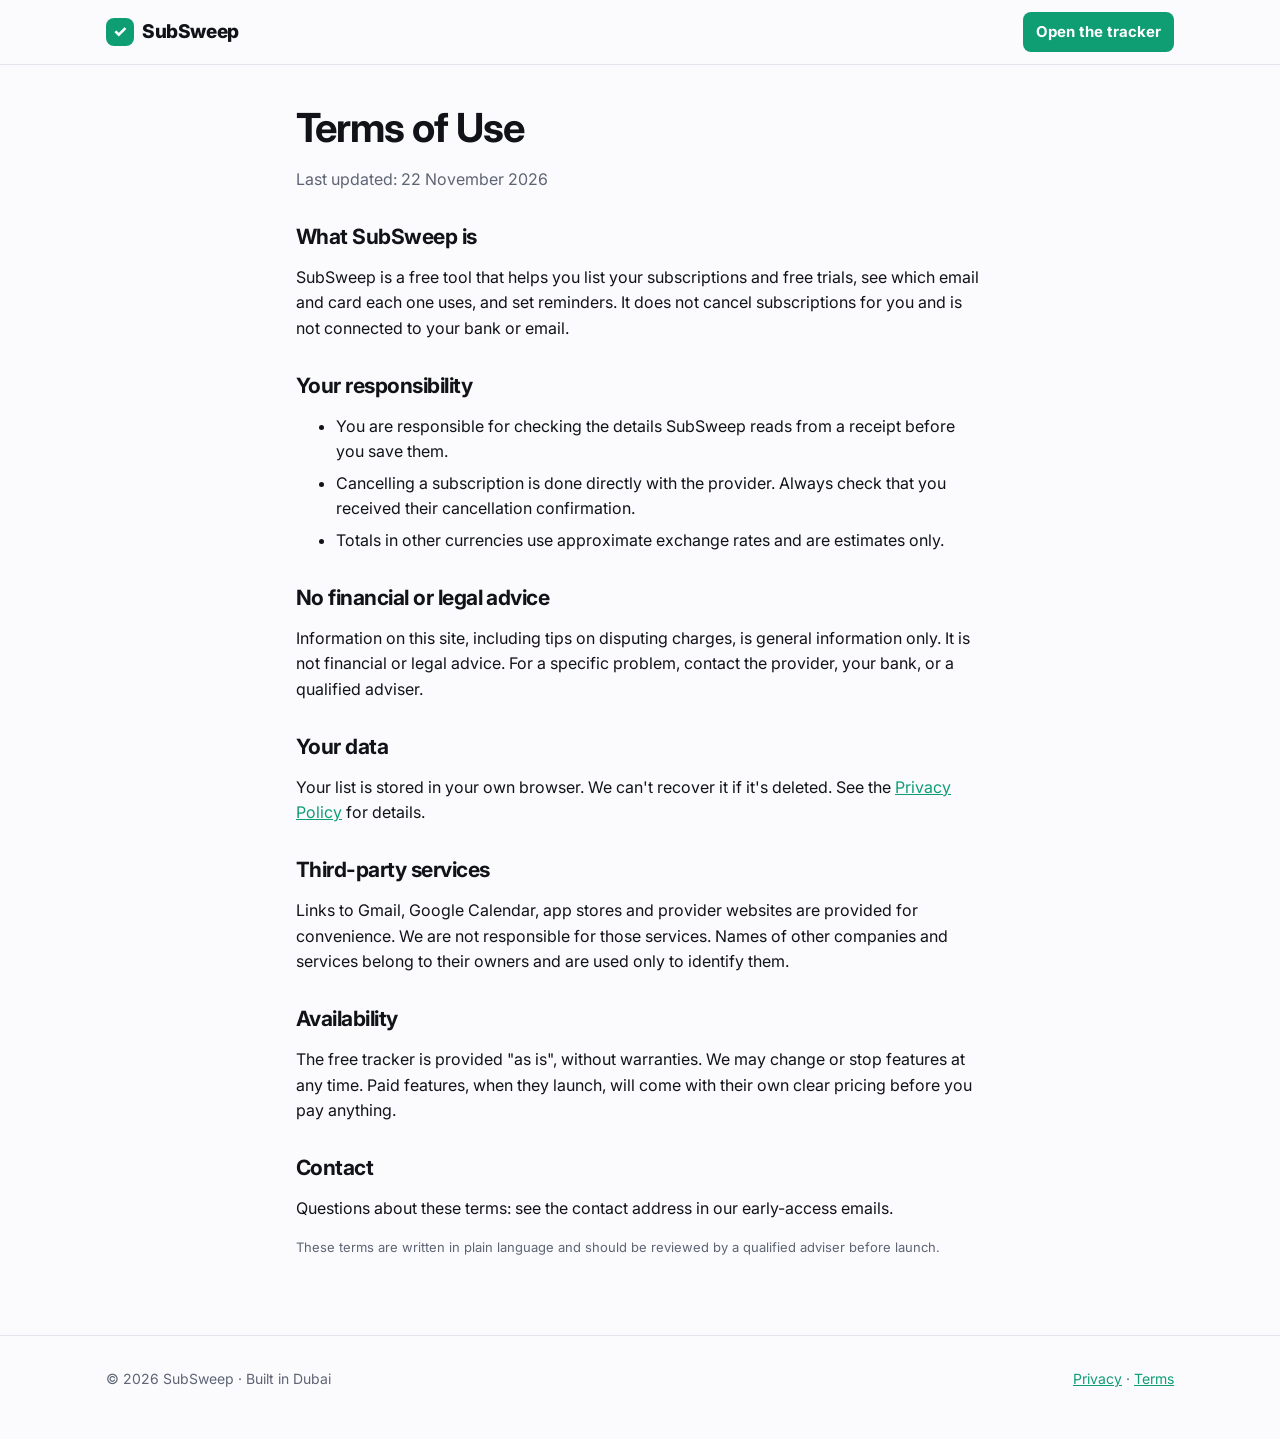
<file: terms.html>
<!doctype html>
<html lang="en">
<head>
<meta charset="utf-8">
<meta name="viewport" content="width=device-width, initial-scale=1, viewport-fit=cover">
<title>Terms of Use — SubSweep</title>
<meta name="description" content="The terms for using SubSweep, a free subscription tracker.">
<link rel="canonical" href="https://subsweep.sharpmoneyboard.com/terms.html">
<link rel="icon" href="favicon.svg" type="image/svg+xml">
<link rel="stylesheet" href="https://fonts.googleapis.com/css2?family=Inter:wght@400;500;600;700;800&display=swap">
<link rel="stylesheet" href="styles.css">
<style>
  .doc { max-width: 720px; padding-block: 40px 64px; }
  .doc h1 { font-size: clamp(30px, 4vw, 40px); margin: 0 0 6px; }
  .doc h2 { font-size: 21px; margin: 32px 0 8px; }
  .doc li { margin-bottom: 6px; }
</style>
</head>
<body>
<header class="site-header"><div class="wrap"><a class="logo" href="./"><span class="logo-mark">✓</span>SubSweep</a><nav class="nav"><a href="app.html" class="btn btn-primary btn-sm">Open the tracker</a></nav></div></header>
<main class="wrap doc">
  <h1>Terms of Use</h1>
  <p class="muted">Last updated: 22 November 2026</p>

  <h2>What SubSweep is</h2>
  <p>SubSweep is a free tool that helps you list your subscriptions and free trials, see which email and card each one uses, and set reminders. It does not cancel subscriptions for you and is not connected to your bank or email.</p>

  <h2>Your responsibility</h2>
  <ul>
    <li>You are responsible for checking the details SubSweep reads from a receipt before you save them.</li>
    <li>Cancelling a subscription is done directly with the provider. Always check that you received their cancellation confirmation.</li>
    <li>Totals in other currencies use approximate exchange rates and are estimates only.</li>
  </ul>

  <h2>No financial or legal advice</h2>
  <p>Information on this site, including tips on disputing charges, is general information only. It is not financial or legal advice. For a specific problem, contact the provider, your bank, or a qualified adviser.</p>

  <h2>Your data</h2>
  <p>Your list is stored in your own browser. We can't recover it if it's deleted. See the <a href="privacy.html">Privacy Policy</a> for details.</p>

  <h2>Third-party services</h2>
  <p>Links to Gmail, Google Calendar, app stores and provider websites are provided for convenience. We are not responsible for those services. Names of other companies and services belong to their owners and are used only to identify them.</p>

  <h2>Availability</h2>
  <p>The free tracker is provided "as is", without warranties. We may change or stop features at any time. Paid features, when they launch, will come with their own clear pricing before you pay anything.</p>

  <h2>Contact</h2>
  <p>Questions about these terms: <span class="contact-email">see the contact address in our early-access emails</span>.</p>
  <p class="muted small">These terms are written in plain language and should be reviewed by a qualified adviser before launch.</p>
</main>
<footer class="site-footer"><div class="wrap"><span>© 2026 SubSweep · Built in Dubai</span><span><a href="privacy.html">Privacy</a> · <a href="terms.html">Terms</a></span></div></footer>
<script src="config.js"></script>
<script>
  (function () { var e = (window.SS_CONFIG || {}).contactEmail; if (e) document.querySelectorAll('.contact-email').forEach(function (el) { el.textContent = e; }); })();
</script>
</body>
</html>
</file>
<file: styles.css>
:root {
  --bg: #fbfbfd; --surface: #ffffff; --surface-2: #f2f4f8; --text: #111318; --muted: #5d6474;
  --accent: #0f9d74; --accent-2: #0b7d5c; --accent-ink: #ffffff; --accent-soft: #e3f5ee;
  --border: #e2e5ec; --warn: #c2410c; --warn-soft: #fdeee4; --danger: #c0262d; --danger-soft: #fde7e8;
  --shadow: 0 1px 2px rgba(16,24,40,.05), 0 8px 24px rgba(16,24,40,.06);
  --radius: 14px;
}
@media (prefers-color-scheme: dark) {
  :root:not([data-theme="light"]) {
    --bg: #0d1013; --surface: #151a1f; --surface-2: #1b2128; --text: #e9edf2; --muted: #9aa4b2;
    --accent: #34d39e; --accent-2: #5fe0b4; --accent-ink: #06231a; --accent-soft: #10302a;
    --border: #262e37; --warn: #fb923c; --warn-soft: #3a2414; --danger: #f87171; --danger-soft: #3b1a1c;
    --shadow: 0 1px 2px rgba(0,0,0,.3), 0 8px 24px rgba(0,0,0,.25);
    color-scheme: dark;
  }
}
:root[data-theme="dark"] {
  --bg: #0d1013; --surface: #151a1f; --surface-2: #1b2128; --text: #e9edf2; --muted: #9aa4b2;
  --accent: #34d39e; --accent-2: #5fe0b4; --accent-ink: #06231a; --accent-soft: #10302a;
  --border: #262e37; --warn: #fb923c; --warn-soft: #3a2414; --danger: #f87171; --danger-soft: #3b1a1c;
  --shadow: 0 1px 2px rgba(0,0,0,.3), 0 8px 24px rgba(0,0,0,.25);
  color-scheme: dark;
}

* { box-sizing: border-box; }
html { scroll-behavior: smooth; }
body { margin: 0; background: var(--bg); color: var(--text);
  font: 16px/1.6 "Inter", system-ui, -apple-system, "Segoe UI", Roboto, sans-serif; -webkit-font-smoothing: antialiased; }
a { color: var(--accent); }
.wrap { max-width: 1100px; margin: 0 auto;
  padding-left: max(16px, env(safe-area-inset-left, 0px)); padding-right: max(16px, env(safe-area-inset-right, 0px)); }
.wrap > * { min-width: 0; }
body::before { content: ""; position: fixed; inset: 0 0 auto; height: env(safe-area-inset-top, 0px); z-index: 10; background: var(--bg); }

/* header */
.site-header { position: sticky; top: env(safe-area-inset-top, 0px); z-index: 10; background: color-mix(in srgb, var(--bg) 85%, transparent);
  backdrop-filter: blur(10px); border-bottom: 1px solid var(--border); }
.site-header .wrap { display: flex; align-items: center; justify-content: space-between; height: 64px; gap: 12px; }
.logo { display: flex; align-items: center; gap: 8px; font-weight: 800; font-size: 19px; letter-spacing: -.02em; text-decoration: none; color: var(--text); }
.logo-mark { width: 28px; height: 28px; border-radius: 8px; background: var(--accent); color: var(--accent-ink);
  display: grid; place-items: center; font-size: 16px; }
.nav { display: flex; align-items: center; gap: 22px; }
.nav a { color: var(--muted); text-decoration: none; font-size: 15px; }
.nav a:hover { color: var(--text); }
.nav a.btn-primary, .nav a.btn-primary:hover { color: var(--accent-ink); }

/* buttons */
.btn { display: inline-flex; align-items: center; justify-content: center; gap: 8px; padding: 12px 20px; border-radius: 10px;
  font: inherit; font-weight: 700; font-size: 15px; border: 1px solid transparent; cursor: pointer; text-decoration: none; transition: transform .08s, background .15s; }
.btn:active { transform: translateY(1px); }
.btn:disabled { opacity: .6; cursor: progress; }
.btn:focus-visible, .tab:focus-visible, .link-btn:focus-visible, a:focus-visible { outline: 2px solid var(--accent); outline-offset: 2px; }
@media (prefers-reduced-motion: reduce) { * { transition: none !important; scroll-behavior: auto !important; } }
.btn-primary { background: var(--accent); color: var(--accent-ink); }
.btn-primary:hover { background: var(--accent-2); }
.btn-ghost { background: var(--surface); color: var(--text); border-color: var(--border); }
.btn-ghost:hover { background: var(--surface-2); }
.btn-sm { padding: 7px 12px; font-size: 13px; border-radius: 8px; }
.btn-danger { background: transparent; color: var(--danger); border-color: var(--border); }

/* generic */
.card { background: var(--surface); border: 1px solid var(--border); border-radius: var(--radius); padding: 20px; box-shadow: var(--shadow); }
.eyebrow { display: inline-block; font-size: 13px; font-weight: 700; color: var(--accent); background: var(--accent-soft);
  padding: 4px 12px; border-radius: 999px; }
.muted { color: var(--muted); }
.small { font-size: 13px; }
h1, h2, h3 { letter-spacing: -.025em; line-height: 1.15; }
h2 { font-size: clamp(26px, 3.4vw, 36px); margin: 0 0 10px; }
.lead { color: var(--muted); font-size: 18px; margin: 0 0 28px; max-width: 42em; }
section { padding: 64px 0; }
.grid-3 { display: grid; gap: 16px; grid-template-columns: repeat(3, 1fr); }
.grid-4 { display: grid; gap: 16px; grid-template-columns: repeat(4, 1fr); }
.pill { display: inline-block; font-size: 12px; font-weight: 700; padding: 2px 9px; border-radius: 999px; white-space: nowrap; }
.pill-trial { background: var(--warn-soft); color: var(--warn); }
.pill-soon { background: var(--danger-soft); color: var(--danger); }
.pill-ok { background: var(--accent-soft); color: var(--accent); }
.pill-muted { background: var(--surface-2); color: var(--muted); }

/* forms */
label { display: block; font-size: 13px; font-weight: 600; margin-bottom: 4px; color: var(--muted); }
input, select, textarea { width: 100%; padding: 10px 12px; font: inherit; font-size: 15px; color: var(--text);
  background: var(--surface); border: 1px solid var(--border); border-radius: 9px; }
input:focus, select:focus, textarea:focus { outline: 2px solid color-mix(in srgb, var(--accent) 40%, transparent); border-color: var(--accent); }
::placeholder { color: var(--muted); opacity: .6; }
textarea { resize: vertical; min-height: 140px; font-family: ui-monospace, "Cascadia Code", Consolas, monospace; font-size: 13px; }

footer.site-footer { border-top: 1px solid var(--border); padding: 32px 0 48px; color: var(--muted); font-size: 14px; }
footer.site-footer .wrap { display: flex; justify-content: space-between; gap: 16px; flex-wrap: wrap; }

.toast { position: fixed; left: 50%; bottom: calc(24px + env(safe-area-inset-bottom, 0px)); transform: translateX(-50%) translateY(20px); opacity: 0;
  background: var(--text); color: var(--bg); padding: 10px 18px; border-radius: 10px; font-size: 14px; font-weight: 600;
  transition: all .2s; pointer-events: none; z-index: 50; }
.toast.show { opacity: 1; transform: translateX(-50%) translateY(0); }

@media (max-width: 560px) {
  .hide-sm, .country label, .nav label[for="country"] { display: none; }
  .nav { gap: 10px; }
  .logo { font-size: 17px; }
}
@media (max-width: 860px) {
  .grid-3, .grid-4 { grid-template-columns: 1fr; }
  .nav a:not(.btn) { display: none; }
  section { padding: 44px 0; }
}
</file>
